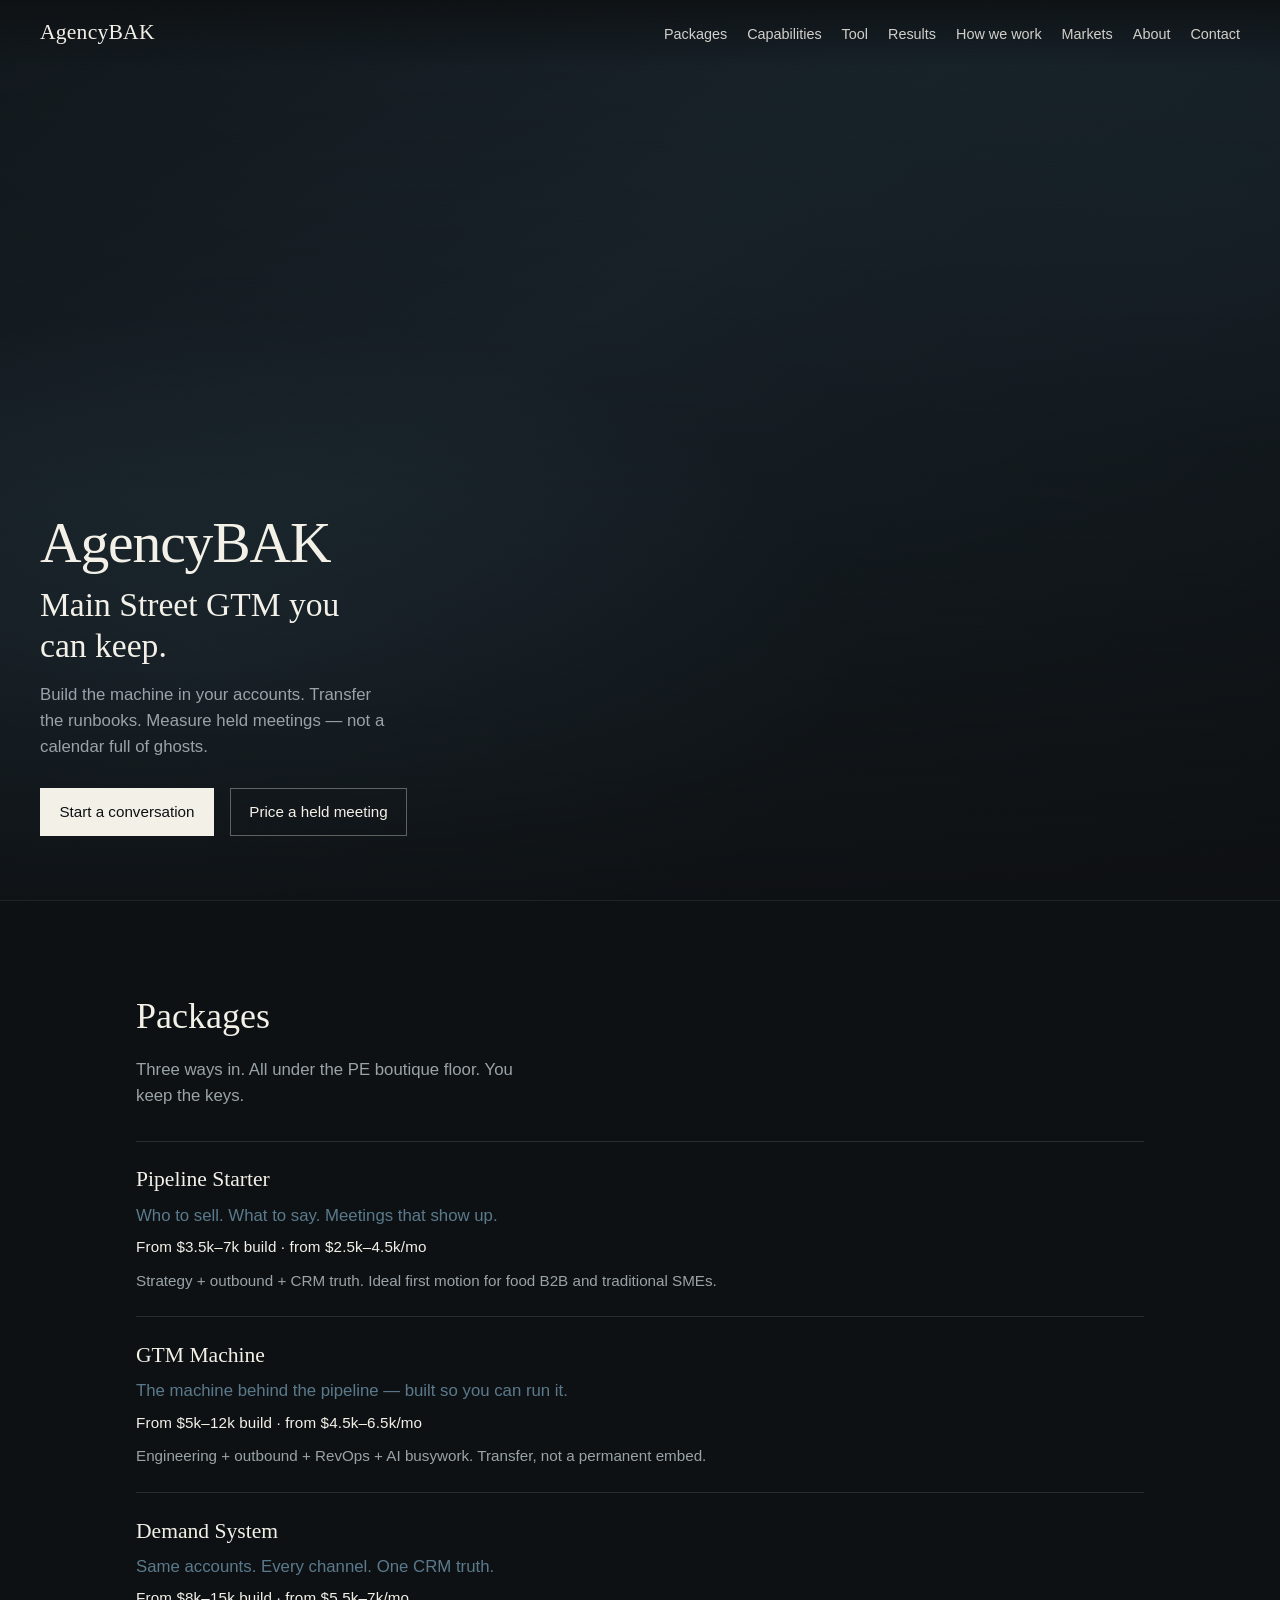
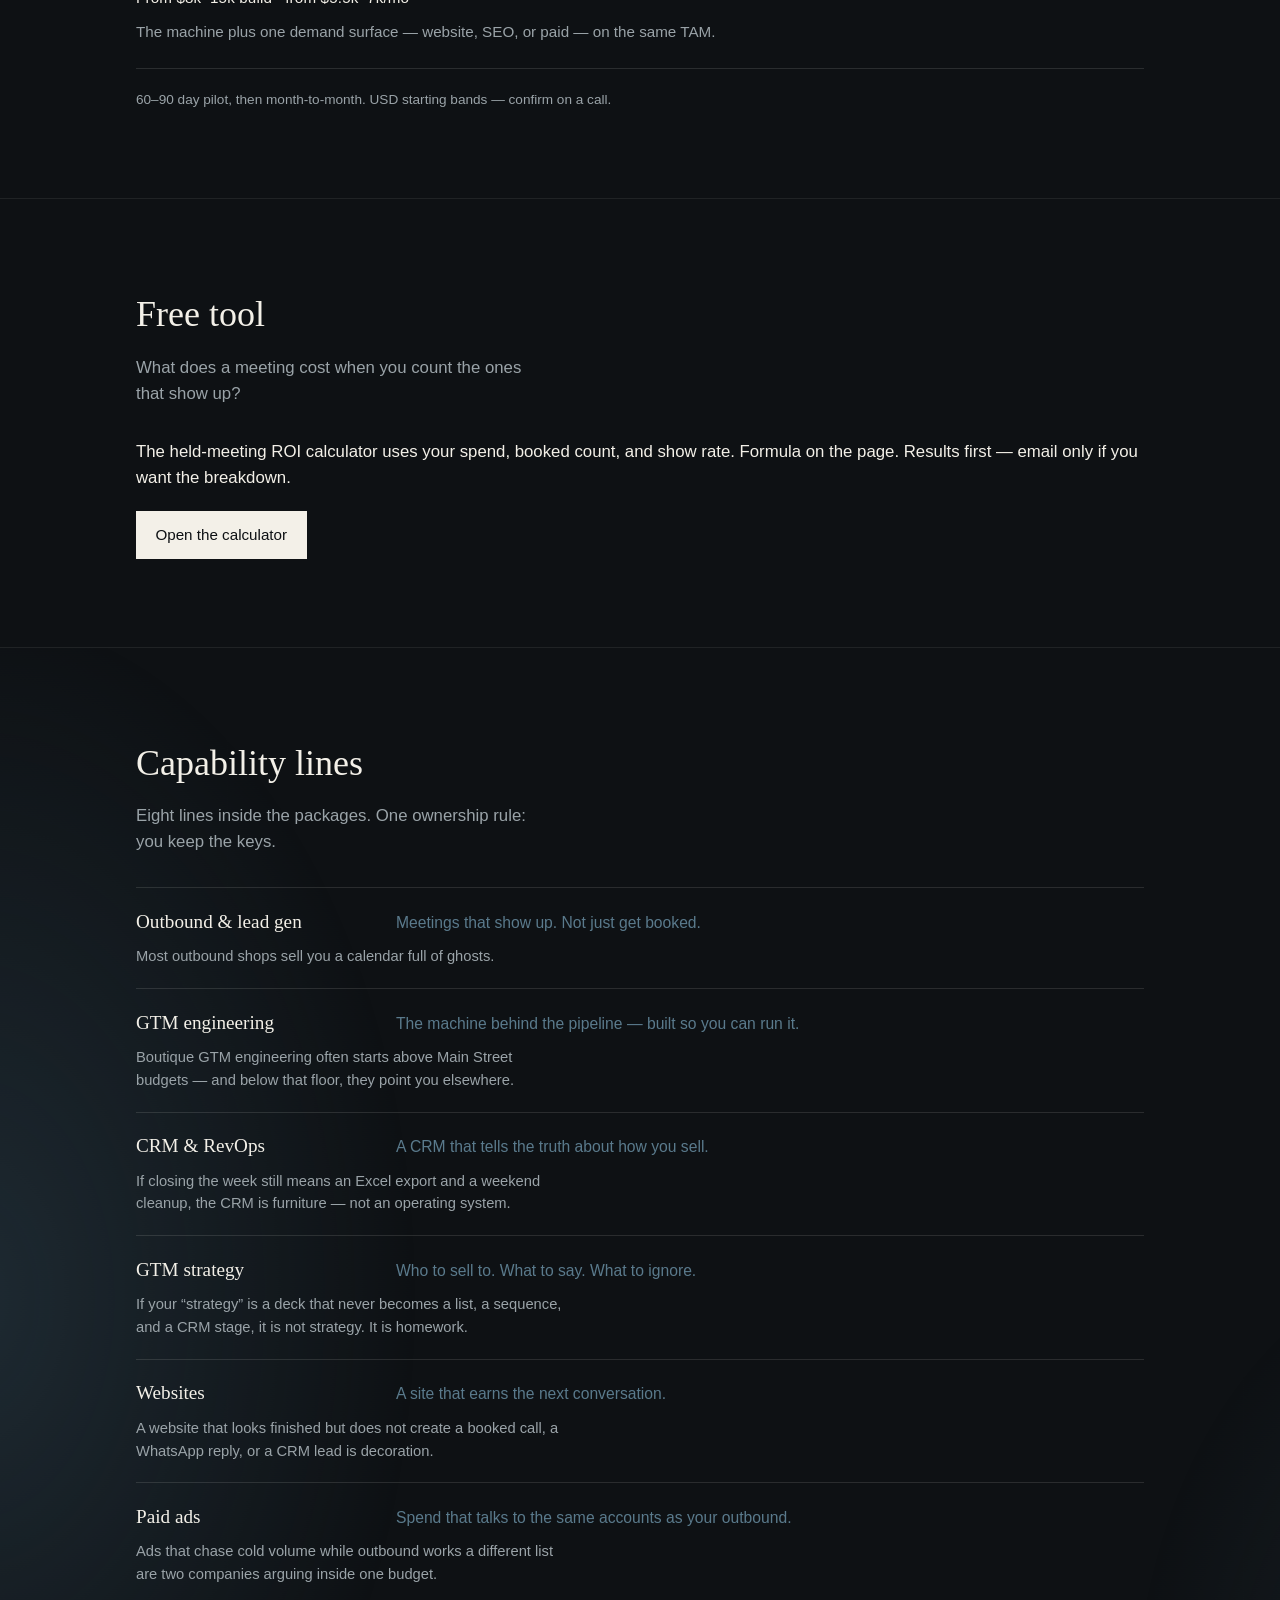
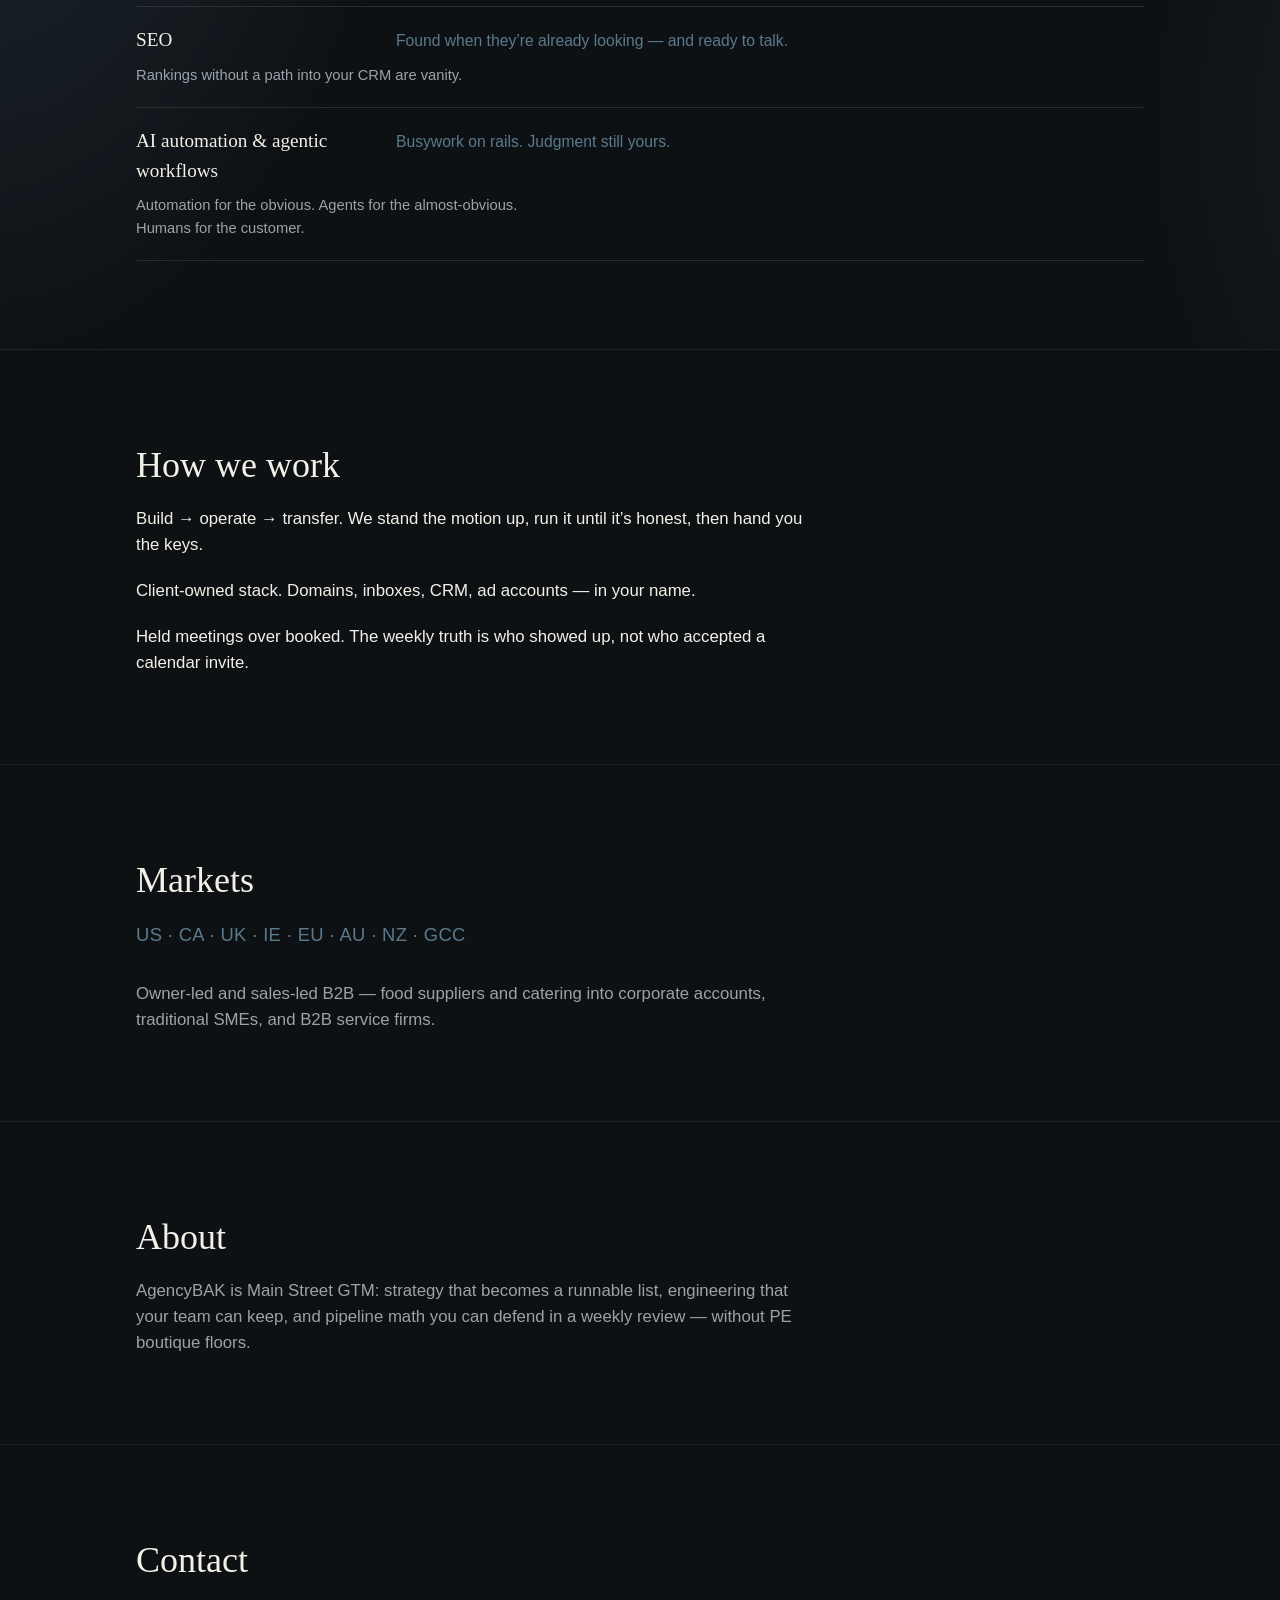
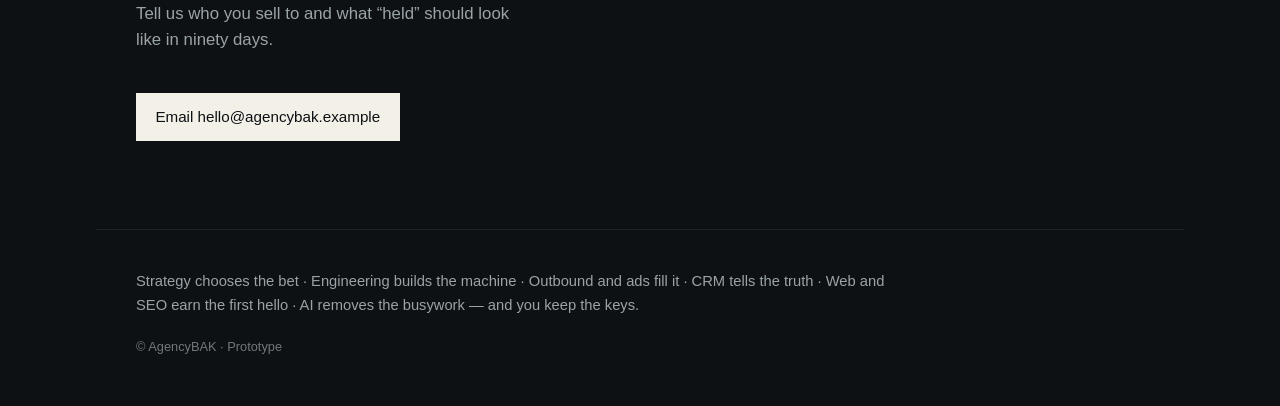
<file: site/index.html>
<!DOCTYPE html>
<html lang="en">
<head>
  <meta charset="utf-8" />
  <meta name="viewport" content="width=device-width, initial-scale=1" />
  <title>AgencyBAK — Main Street GTM</title>
  <meta name="description" content="Build-and-transfer GTM for owner-led B2B teams. Client-owned stack. Held meetings over vanity booked meetings." />
  <link rel="stylesheet" href="styles.css" />
</head>
<body>
  <a class="skip" href="#main">Skip to content</a>

  <header class="site-header">
    <a class="logo" href="#top">AgencyBAK</a>
    <nav class="nav" aria-label="Primary">
      <a href="#packages">Packages</a>
      <a href="#services">Capabilities</a>
      <a href="calculator.html">Tool</a>
      <a href="dashboard.html">Results</a>
      <a href="#how">How we work</a>
      <a href="#markets">Markets</a>
      <a href="#about">About</a>
      <a href="#contact">Contact</a>
    </nav>
  </header>

  <main id="main">
    <section id="top" class="hero" aria-label="Introduction">
      <div class="hero-stack" aria-hidden="true">
        <div id="hero-media" class="hero-media"></div>
        <div id="hero-mid" class="hero-mid"></div>
        <div class="hero-veil"></div>
      </div>
      <div class="hero-copy">
        <p class="brand">AgencyBAK</p>
        <h1>Main Street GTM you can keep.</h1>
        <p class="lede">Build the machine in your accounts. Transfer the runbooks. Measure held meetings — not a calendar full of ghosts.</p>
        <div class="cta-row">
          <a class="btn primary" href="#contact">Start a conversation</a>
          <a class="btn ghost" href="calculator.html">Price a held meeting</a>
        </div>
      </div>
    </section>

    <section id="packages" class="band packages" aria-labelledby="packages-heading">
      <div class="band-inner">
        <h2 id="packages-heading">Packages</h2>
        <p class="band-lede">Three ways in. All under the PE boutique floor. You keep the keys.</p>
        <ul class="package-list">
          <li>
            <h3>Pipeline Starter</h3>
            <p class="pkg-tag">Who to sell. What to say. Meetings that show up.</p>
            <p class="pkg-price">From $3.5k–7k build · from $2.5k–4.5k/mo</p>
            <p class="pkg-body">Strategy + outbound + CRM truth. Ideal first motion for food B2B and traditional SMEs.</p>
          </li>
          <li>
            <h3>GTM Machine</h3>
            <p class="pkg-tag">The machine behind the pipeline — built so you can run it.</p>
            <p class="pkg-price">From $5k–12k build · from $4.5k–6.5k/mo</p>
            <p class="pkg-body">Engineering + outbound + RevOps + AI busywork. Transfer, not a permanent embed.</p>
          </li>
          <li>
            <h3>Demand System</h3>
            <p class="pkg-tag">Same accounts. Every channel. One CRM truth.</p>
            <p class="pkg-price">From $8k–15k build · from $5.5k–7k/mo</p>
            <p class="pkg-body">The machine plus one demand surface — website, SEO, or paid — on the same TAM.</p>
          </li>
        </ul>
        <p class="pkg-terms">60–90 day pilot, then month-to-month. USD starting bands — confirm on a call.</p>
      </div>
    </section>

    <section id="tool" class="band tool-teaser" aria-labelledby="tool-heading">
      <div class="band-inner">
        <h2 id="tool-heading">Free tool</h2>
        <p class="band-lede">What does a meeting cost when you count the ones that show up?</p>
        <p>The held-meeting ROI calculator uses your spend, booked count, and show rate. Formula on the page. Results first — email only if you want the breakdown.</p>
        <div class="cta-row">
          <a class="btn primary" href="calculator.html">Open the calculator</a>
        </div>
      </div>
    </section>

    <section id="services" class="band services" aria-labelledby="services-heading">
      <div id="services-plate" class="services-plate" aria-hidden="true"></div>
      <div class="band-inner">
        <h2 id="services-heading">Capability lines</h2>
        <p class="band-lede">Eight lines inside the packages. One ownership rule: you keep the keys.</p>
        <ol class="service-list">
          <li id="service-outbound">
            <a href="#service-outbound">
              <span class="svc-name">Outbound &amp; lead gen</span>
              <span class="svc-tag">Meetings that show up. Not just get booked.</span>
            </a>
            <p class="svc-stop">Most outbound shops sell you a calendar full of ghosts.</p>
          </li>
          <li id="service-gtm-engineering">
            <a href="#service-gtm-engineering">
              <span class="svc-name">GTM engineering</span>
              <span class="svc-tag">The machine behind the pipeline — built so you can run it.</span>
            </a>
            <p class="svc-stop">Boutique GTM engineering often starts above Main Street budgets — and below that floor, they point you elsewhere.</p>
          </li>
          <li id="service-crm-revops">
            <a href="#service-crm-revops">
              <span class="svc-name">CRM &amp; RevOps</span>
              <span class="svc-tag">A CRM that tells the truth about how you sell.</span>
            </a>
            <p class="svc-stop">If closing the week still means an Excel export and a weekend cleanup, the CRM is furniture — not an operating system.</p>
          </li>
          <li id="service-gtm-strategy">
            <a href="#service-gtm-strategy">
              <span class="svc-name">GTM strategy</span>
              <span class="svc-tag">Who to sell to. What to say. What to ignore.</span>
            </a>
            <p class="svc-stop">If your “strategy” is a deck that never becomes a list, a sequence, and a CRM stage, it is not strategy. It is homework.</p>
          </li>
          <li id="service-websites">
            <a href="#service-websites">
              <span class="svc-name">Websites</span>
              <span class="svc-tag">A site that earns the next conversation.</span>
            </a>
            <p class="svc-stop">A website that looks finished but does not create a booked call, a WhatsApp reply, or a CRM lead is decoration.</p>
          </li>
          <li id="service-paid-ads">
            <a href="#service-paid-ads">
              <span class="svc-name">Paid ads</span>
              <span class="svc-tag">Spend that talks to the same accounts as your outbound.</span>
            </a>
            <p class="svc-stop">Ads that chase cold volume while outbound works a different list are two companies arguing inside one budget.</p>
          </li>
          <li id="service-seo">
            <a href="#service-seo">
              <span class="svc-name">SEO</span>
              <span class="svc-tag">Found when they’re already looking — and ready to talk.</span>
            </a>
            <p class="svc-stop">Rankings without a path into your CRM are vanity.</p>
          </li>
          <li id="service-ai-automation">
            <a href="#service-ai-automation">
              <span class="svc-name">AI automation &amp; agentic workflows</span>
              <span class="svc-tag">Busywork on rails. Judgment still yours.</span>
            </a>
            <p class="svc-stop">Automation for the obvious. Agents for the almost-obvious. Humans for the customer.</p>
          </li>
        </ol>
      </div>
    </section>

    <section id="how" class="band how" aria-labelledby="how-heading">
      <div class="band-inner">
        <h2 id="how-heading">How we work</h2>
        <ul class="plain-list">
          <li><strong>Build → operate → transfer.</strong> We stand the motion up, run it until it’s honest, then hand you the keys.</li>
          <li><strong>Client-owned stack.</strong> Domains, inboxes, CRM, ad accounts — in your name.</li>
          <li><strong>Held meetings over booked.</strong> The weekly truth is who showed up, not who accepted a calendar invite.</li>
        </ul>
      </div>
    </section>

    <section id="markets" class="band markets" aria-labelledby="markets-heading">
      <div class="band-inner">
        <h2 id="markets-heading">Markets</h2>
        <p class="band-lede">US · CA · UK · IE · EU · AU · NZ · GCC</p>
        <p>Owner-led and sales-led B2B — food suppliers and catering into corporate accounts, traditional SMEs, and B2B service firms.</p>
      </div>
    </section>

    <section id="about" class="band about" aria-labelledby="about-heading">
      <div class="band-inner">
        <h2 id="about-heading">About</h2>
        <p>AgencyBAK is Main Street GTM: strategy that becomes a runnable list, engineering that your team can keep, and pipeline math you can defend in a weekly review — without PE boutique floors.</p>
      </div>
    </section>

    <section id="contact" class="band contact" aria-labelledby="contact-heading">
      <div class="band-inner">
        <h2 id="contact-heading">Contact</h2>
        <p class="band-lede">Tell us who you sell to and what “held” should look like in ninety days.</p>
        <a class="btn primary" href="mailto:hello@agencybak.example?subject=AgencyBAK%20conversation">Email hello@agencybak.example</a>
      </div>
    </section>
  </main>

  <footer class="site-footer">
    <p>Strategy chooses the bet · Engineering builds the machine · Outbound and ads fill it · CRM tells the truth · Web and SEO earn the first hello · AI removes the busywork — and you keep the keys.</p>
    <p class="fine">© AgencyBAK · Prototype</p>
  </footer>

  <script src="motion.js" defer></script>
</body>
</html>
</file>
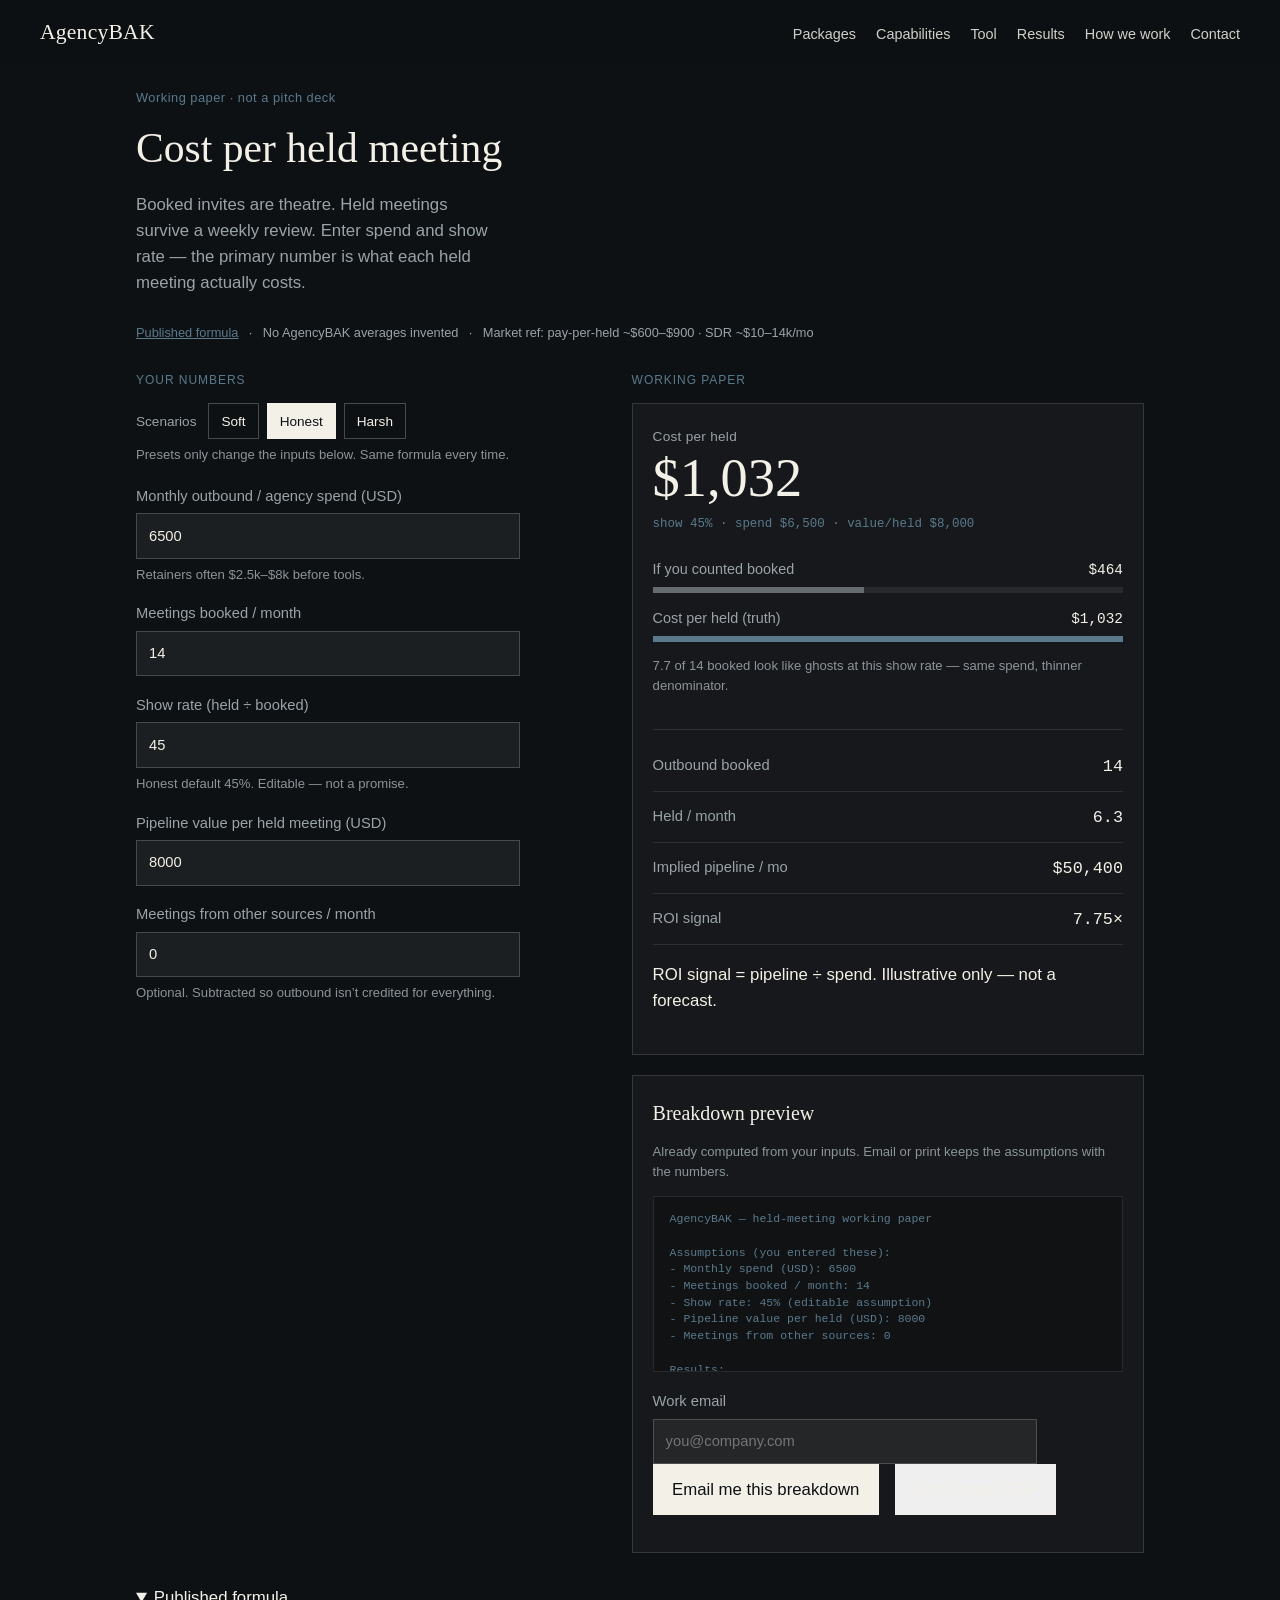
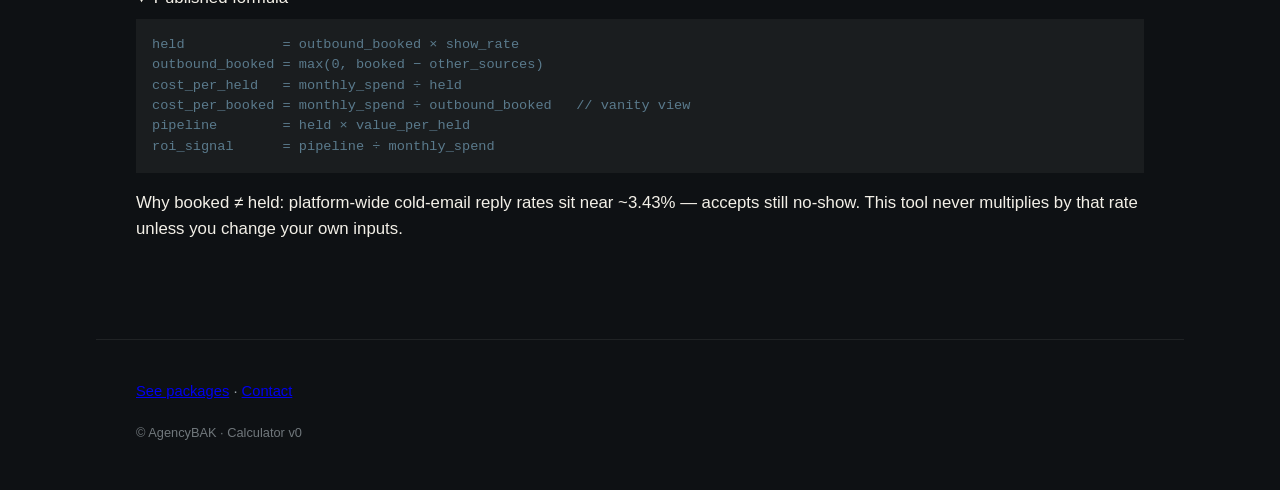
<file: site/calculator.html>
<!DOCTYPE html>
<html lang="en">
<head>
  <meta charset="utf-8" />
  <meta name="viewport" content="width=device-width, initial-scale=1" />
  <title>Held-meeting ROI calculator — AgencyBAK</title>
  <meta name="description" content="Audit-style cost-per-held calculator. Your numbers, published formula, no invented AgencyBAK averages." />
  <link rel="stylesheet" href="styles.css" />
</head>
<body class="page-tool">
  <a class="skip" href="#main">Skip to content</a>

  <header class="site-header site-header--solid">
    <a class="logo" href="index.html">AgencyBAK</a>
    <nav class="nav" aria-label="Primary">
      <a href="index.html#packages">Packages</a>
      <a href="index.html#services">Capabilities</a>
      <a href="calculator.html" aria-current="page">Tool</a>
      <a href="dashboard.html">Results</a>
      <a href="index.html#how">How we work</a>
      <a href="index.html#contact">Contact</a>
    </nav>
  </header>

  <main id="main" class="tool-main">
    <header class="tool-intro band-inner">
      <p class="tool-kicker">Working paper · not a pitch deck</p>
      <h1>Cost per held meeting</h1>
      <p class="lede">Booked invites are theatre. Held meetings survive a weekly review. Enter spend and show rate — the primary number is what each held meeting actually costs.</p>
      <p class="cred-strip">
        <a href="#formula">Published formula</a>
        <span aria-hidden="true">·</span>
        <span>No AgencyBAK averages invented</span>
        <span aria-hidden="true">·</span>
        <span>Market ref: pay-per-held ~$600–$900 · SDR ~$10–14k/mo</span>
      </p>
    </header>

    <div class="tool-layout band-inner">
      <div class="tool-inputs">
        <div class="panel-label">Your numbers</div>
        <div class="preset-row" role="group" aria-label="Scenario presets">
          <span class="preset-label">Scenarios</span>
          <button type="button" class="preset" data-preset="soft" id="preset-soft">Soft</button>
          <button type="button" class="preset is-active" data-preset="honest" id="preset-honest">Honest</button>
          <button type="button" class="preset" data-preset="harsh" id="preset-harsh">Harsh</button>
        </div>
        <p class="hint preset-hint">Presets only change the inputs below. Same formula every time.</p>

        <form id="roi-form" class="tool-form" novalidate>
          <label>
            Monthly outbound / agency spend (USD)
            <input id="spend" name="spend" type="number" min="0" step="1" value="6500" required />
            <span class="hint">Retainers often $2.5k–$8k before tools.</span>
          </label>
          <label>
            Meetings booked / month
            <input id="booked" name="booked" type="number" min="0" step="1" value="14" required />
          </label>
          <label>
            Show rate (held ÷ booked)
            <input id="showRate" name="showRate" type="number" min="0" max="100" step="1" value="45" required />
            <span class="hint">Honest default 45%. Editable — not a promise.</span>
          </label>
          <label>
            Pipeline value per held meeting (USD)
            <input id="value" name="value" type="number" min="0" step="1" value="8000" required />
          </label>
          <label>
            Meetings from other sources / month
            <input id="other" name="other" type="number" min="0" step="1" value="0" />
            <span class="hint">Optional. Subtracted so outbound isn’t credited for everything.</span>
          </label>
        </form>
      </div>

      <div class="tool-out">
        <div class="panel-label">Working paper</div>
        <section id="results" class="results paper" aria-live="polite" aria-atomic="true">
          <p class="hero-metric-label">Cost per held</p>
          <p class="hero-metric" id="out-cost">—</p>
          <p class="assumption-chips" id="assumption-chips"></p>

          <div class="gap-block" aria-label="Booked versus held cost comparison">
            <div class="gap-row">
              <span class="gap-name">If you counted booked</span>
              <span class="gap-val mono" id="out-cost-booked">—</span>
            </div>
            <div class="gap-track" aria-hidden="true">
              <div class="gap-fill gap-fill--booked" id="bar-booked"></div>
            </div>
            <div class="gap-row">
              <span class="gap-name">Cost per held (truth)</span>
              <span class="gap-val mono" id="out-cost-held-dup">—</span>
            </div>
            <div class="gap-track" aria-hidden="true">
              <div class="gap-fill gap-fill--held" id="bar-held"></div>
            </div>
            <p class="hint" id="gap-note"></p>
          </div>

          <dl class="result-grid secondary">
            <div><dt>Outbound booked</dt><dd class="mono" id="out-booked">—</dd></div>
            <div><dt>Held / month</dt><dd class="mono" id="out-held">—</dd></div>
            <div><dt>Implied pipeline / mo</dt><dd class="mono" id="out-pipe">—</dd></div>
            <div><dt>ROI signal</dt><dd class="mono" id="out-roi">—</dd></div>
          </dl>
          <p class="fine">ROI signal = pipeline ÷ spend. Illustrative only — not a forecast.</p>
        </section>

        <section id="gate" class="gate paper">
          <h2>Breakdown preview</h2>
          <p class="hint">Already computed from your inputs. Email or print keeps the assumptions with the numbers.</p>
          <pre class="breakdown-preview" id="breakdown-preview" tabindex="0"></pre>
          <label>
            Work email
            <input id="email" type="email" autocomplete="email" placeholder="you@company.com" />
          </label>
          <div class="cta-row">
            <button type="button" class="btn primary" id="email-btn">Email me this breakdown</button>
            <button type="button" class="btn ghost" id="print-btn">Print / save PDF</button>
          </div>
          <p id="gate-status" class="hint" role="status"></p>
        </section>
      </div>
    </div>

    <div class="band-inner tool-meta" id="formula">
      <details class="formula" open>
        <summary>Published formula</summary>
        <pre>held            = outbound_booked × show_rate
outbound_booked = max(0, booked − other_sources)
cost_per_held   = monthly_spend ÷ held
cost_per_booked = monthly_spend ÷ outbound_booked   // vanity view
pipeline        = held × value_per_held
roi_signal      = pipeline ÷ monthly_spend</pre>
      </details>
      <p class="fine">Why booked ≠ held: platform-wide cold-email reply rates sit near ~3.43% — accepts still no-show. This tool never multiplies by that rate unless you change your own inputs.</p>
    </div>

    <section id="print-sheet" class="print-sheet band-inner" aria-hidden="true">
      <h2>AgencyBAK — held-meeting breakdown</h2>
      <pre id="print-body"></pre>
    </section>
  </main>

  <footer class="site-footer">
    <p><a href="index.html#packages">See packages</a> · <a href="index.html#contact">Contact</a></p>
    <p class="fine">© AgencyBAK · Calculator v0</p>
  </footer>

  <script type="module" src="js/calculator-page.js"></script>
</body>
</html>
</file>
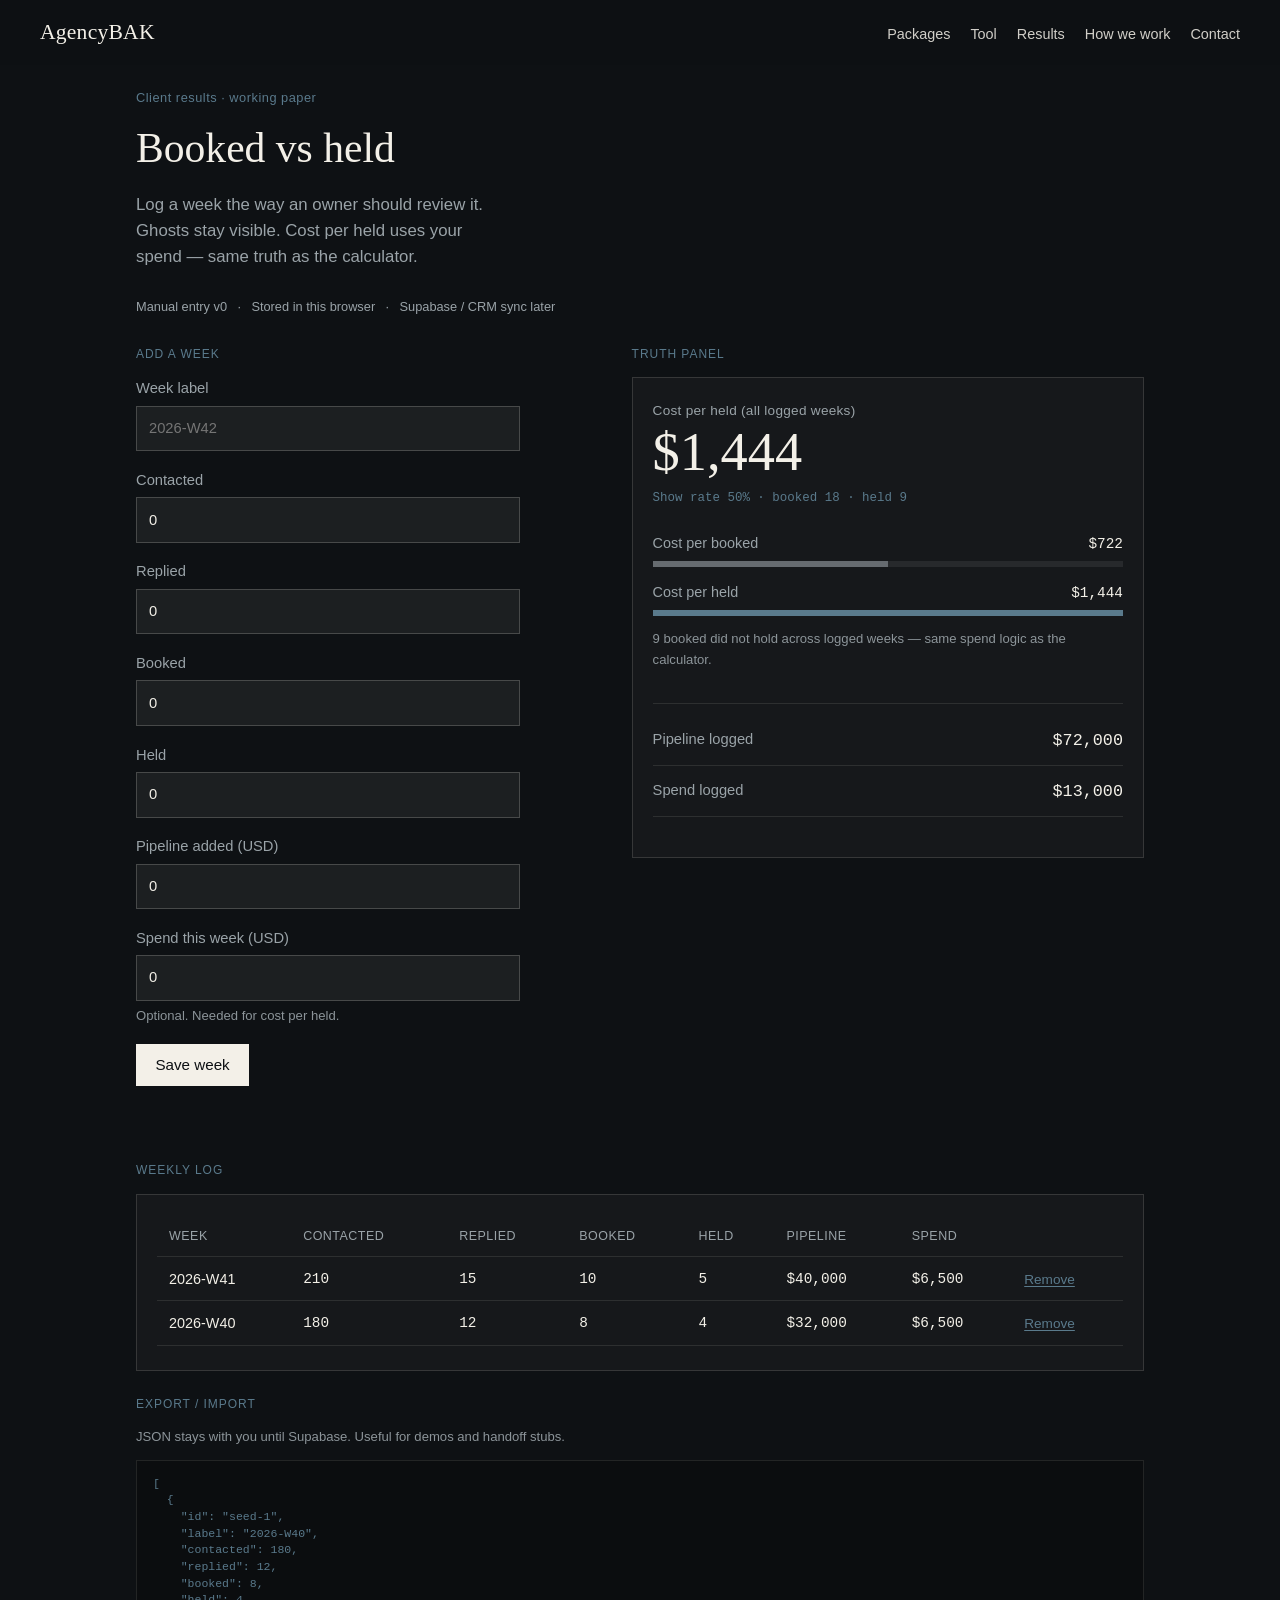
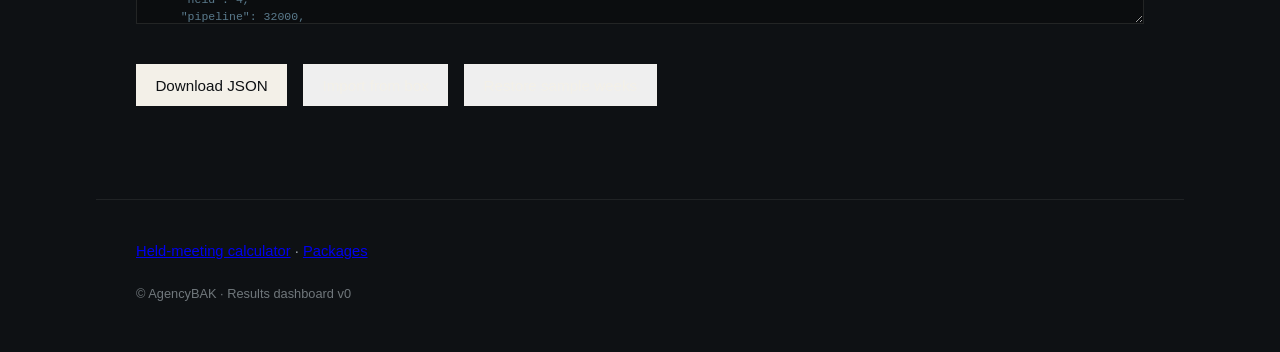
<file: site/dashboard.html>
<!DOCTYPE html>
<html lang="en">
<head>
  <meta charset="utf-8" />
  <meta name="viewport" content="width=device-width, initial-scale=1" />
  <title>Client results — AgencyBAK</title>
  <meta name="description" content="Booked vs held working paper. Manual weekly entry until CRM sync." />
  <link rel="stylesheet" href="styles.css" />
</head>
<body class="page-tool">
  <a class="skip" href="#main">Skip to content</a>

  <header class="site-header site-header--solid">
    <a class="logo" href="index.html">AgencyBAK</a>
    <nav class="nav" aria-label="Primary">
      <a href="index.html#packages">Packages</a>
      <a href="calculator.html">Tool</a>
      <a href="dashboard.html" aria-current="page">Results</a>
      <a href="index.html#how">How we work</a>
      <a href="index.html#contact">Contact</a>
    </nav>
  </header>

  <main id="main" class="tool-main">
    <header class="tool-intro band-inner">
      <p class="tool-kicker">Client results · working paper</p>
      <h1>Booked vs held</h1>
      <p class="lede">Log a week the way an owner should review it. Ghosts stay visible. Cost per held uses your spend — same truth as the calculator.</p>
      <p class="cred-strip">
        <span>Manual entry v0</span>
        <span aria-hidden="true">·</span>
        <span>Stored in this browser</span>
        <span aria-hidden="true">·</span>
        <span>Supabase / CRM sync later</span>
      </p>
    </header>

    <div class="tool-layout band-inner dash-layout">
      <div class="tool-inputs">
        <div class="panel-label">Add a week</div>
        <form id="week-form" class="tool-form" novalidate>
          <label>
            Week label
            <input id="week-label" name="label" type="text" placeholder="2026-W42" required />
          </label>
          <label>
            Contacted
            <input id="contacted" type="number" min="0" step="1" value="0" />
          </label>
          <label>
            Replied
            <input id="replied" type="number" min="0" step="1" value="0" />
          </label>
          <label>
            Booked
            <input id="booked" type="number" min="0" step="1" value="0" required />
          </label>
          <label>
            Held
            <input id="held" type="number" min="0" step="1" value="0" required />
          </label>
          <label>
            Pipeline added (USD)
            <input id="pipeline" type="number" min="0" step="1" value="0" />
          </label>
          <label>
            Spend this week (USD)
            <input id="spend" type="number" min="0" step="1" value="0" />
            <span class="hint">Optional. Needed for cost per held.</span>
          </label>
          <div class="cta-row">
            <button type="submit" class="btn primary">Save week</button>
          </div>
          <p id="form-status" class="hint" role="status"></p>
        </form>
      </div>

      <div class="tool-out">
        <div class="panel-label">Truth panel</div>
        <section class="results paper" aria-live="polite">
          <p class="hero-metric-label">Cost per held (all logged weeks)</p>
          <p class="hero-metric" id="tot-cost-held">—</p>
          <p class="assumption-chips">
            Show rate <span id="tot-show">—</span>
            · booked <span id="tot-booked">—</span>
            · held <span id="tot-held">—</span>
          </p>

          <div class="gap-block">
            <div class="gap-row">
              <span class="gap-name">Cost per booked</span>
              <span class="gap-val mono" id="tot-cost-booked">—</span>
            </div>
            <div class="gap-track" aria-hidden="true">
              <div class="gap-fill gap-fill--booked" id="bar-booked"></div>
            </div>
            <div class="gap-row">
              <span class="gap-name">Cost per held</span>
              <span class="gap-val mono" id="tot-cost-held-line">—</span>
            </div>
            <div class="gap-track" aria-hidden="true">
              <div class="gap-fill gap-fill--held" id="bar-held"></div>
            </div>
            <p class="hint" id="truth-note"></p>
          </div>

          <dl class="result-grid secondary">
            <div><dt>Pipeline logged</dt><dd class="mono" id="tot-pipe">—</dd></div>
            <div><dt>Spend logged</dt><dd class="mono" id="tot-spend">—</dd></div>
          </dl>
        </section>
      </div>
    </div>

    <div class="band-inner dash-table-wrap">
      <div class="panel-label">Weekly log</div>
      <div class="table-scroll paper">
        <table class="weeks-table">
          <thead>
            <tr>
              <th>Week</th>
              <th>Contacted</th>
              <th>Replied</th>
              <th>Booked</th>
              <th>Held</th>
              <th>Pipeline</th>
              <th>Spend</th>
              <th></th>
            </tr>
          </thead>
          <tbody id="weeks-body"></tbody>
        </table>
      </div>
    </div>

    <div class="band-inner tool-meta dash-io">
      <div class="panel-label">Export / import</div>
      <p class="hint">JSON stays with you until Supabase. Useful for demos and handoff stubs.</p>
      <textarea id="export-box" class="breakdown-preview dash-json" rows="8" spellcheck="false"></textarea>
      <div class="cta-row">
        <button type="button" class="btn primary" id="export-btn">Download JSON</button>
        <button type="button" class="btn ghost" id="import-btn">Import from box</button>
        <button type="button" class="btn ghost" id="seed-btn">Restore sample weeks</button>
      </div>
      <p id="import-status" class="hint" role="status"></p>
    </div>
  </main>

  <footer class="site-footer">
    <p><a href="calculator.html">Held-meeting calculator</a> · <a href="index.html#packages">Packages</a></p>
    <p class="fine">© AgencyBAK · Results dashboard v0</p>
  </footer>

  <script type="module" src="js/dashboard-page.js"></script>
</body>
</html>
</file>
<file: site/styles.css>
/* AgencyBAK prototype — layout + Motion A (Ken Burns) */

:root {
  --ink: #0e1114;
  --paper: #f3f0e8;
  --steel: #3d5a6c;
  --steel-soft: #5a7a8c;
  --muted: #9aa3a8;
  --font-display: "Iowan Old Style", "Palatino Linotype", Palatino, "Book Antiqua", Georgia, serif;
  --font-ui: "Bahnschrift", "Segoe UI Variable", "Segoe UI", Candara, "Helvetica Neue", sans-serif;
  --pan-duration: 22s;
  --pan-scale-end: 1.06;
  --pan-drift-x: 2.5%;
  --pan-drift-y: 1.5%;
  --settle-pan: 5%;
  --settle-ms: 900ms;
  --ease-settle: cubic-bezier(0.33, 0, 0.2, 1);
  --max: 68rem;
  --gutter: clamp(1.25rem, 4vw, 2.5rem);
}

*,
*::before,
*::after {
  box-sizing: border-box;
}

html {
  scroll-behavior: smooth;
}

body {
  margin: 0;
  background: var(--ink);
  color: var(--paper);
  font-family: var(--font-ui);
  font-weight: 400;
  font-size: 1.05rem;
  line-height: 1.55;
}

.skip {
  position: absolute;
  left: -999px;
  top: 0;
  background: var(--paper);
  color: var(--ink);
  padding: 0.5rem 1rem;
  z-index: 100;
}

.skip:focus {
  left: var(--gutter);
  top: 0.5rem;
}

.site-header {
  position: fixed;
  inset: 0 0 auto;
  z-index: 20;
  display: flex;
  align-items: baseline;
  justify-content: space-between;
  gap: 1rem;
  padding: 1rem var(--gutter);
  background: linear-gradient(to bottom, rgba(14, 17, 20, 0.92), rgba(14, 17, 20, 0));
  pointer-events: none;
}

.site-header a {
  pointer-events: auto;
  color: var(--paper);
  text-decoration: none;
}

.logo {
  font-family: var(--font-display);
  font-size: 1.35rem;
  letter-spacing: 0.01em;
}

.nav {
  display: flex;
  flex-wrap: wrap;
  gap: 0.85rem 1.25rem;
  justify-content: flex-end;
  font-size: 0.9rem;
}

.nav a {
  opacity: 0.85;
}

.nav a:hover,
.nav a:focus-visible {
  opacity: 1;
  outline: none;
  text-decoration: underline;
  text-underline-offset: 0.2em;
}

/* —— Hero —— */
.hero {
  position: relative;
  min-height: 100vh;
  min-height: 100dvh;
  display: grid;
  align-items: end;
  overflow: hidden;
}

.hero-stack {
  position: absolute;
  inset: 0;
  z-index: 0;
}

.hero-media {
  position: absolute;
  inset: -8%;
  background:
    radial-gradient(ellipse 80% 60% at 20% 70%, #2a3f4a 0%, transparent 55%),
    radial-gradient(ellipse 70% 50% at 85% 25%, #1a2830 0%, transparent 50%),
    linear-gradient(145deg, #12181c 0%, #1c2a32 42%, #0e1114 100%);
  background-size: cover;
  background-position: center;
  will-change: transform;
  animation: hero-ken-burns var(--pan-duration) ease-in-out infinite alternate;
}

/* Swap path: set background-image: url("assets/hero.jpg") on .hero-media */

.hero-media.is-paused {
  animation-play-state: paused;
}

.hero-mid {
  position: absolute;
  inset: 0;
  background:
    repeating-linear-gradient(
      -12deg,
      transparent,
      transparent 3px,
      rgba(243, 240, 232, 0.02) 3px,
      rgba(243, 240, 232, 0.02) 4px
    );
  mix-blend-mode: soft-light;
  pointer-events: none;
  will-change: transform;
}

.hero-veil {
  position: absolute;
  inset: 0;
  background: linear-gradient(
    to top,
    rgba(14, 17, 20, 0.92) 0%,
    rgba(14, 17, 20, 0.45) 45%,
    rgba(14, 17, 20, 0.25) 100%
  );
  pointer-events: none;
}

.hero-copy {
  position: relative;
  z-index: 1;
  max-width: 36rem;
  padding: 6.5rem var(--gutter) 4rem;
}

.brand {
  font-family: var(--font-display);
  font-size: clamp(2.4rem, 6vw, 3.6rem);
  line-height: 1.05;
  margin: 0 0 0.75rem;
  letter-spacing: -0.02em;
}

.hero-copy h1 {
  font-family: var(--font-display);
  font-weight: 400;
  font-size: clamp(1.55rem, 3.2vw, 2.1rem);
  line-height: 1.2;
  margin: 0 0 1rem;
  max-width: 18ch;
}

.lede {
  margin: 0 0 1.75rem;
  color: var(--muted);
  font-size: 1.05rem;
  max-width: 38ch;
}

.cta-row {
  display: flex;
  flex-wrap: wrap;
  gap: 0.75rem 1rem;
}

.btn {
  display: inline-block;
  padding: 0.7rem 1.15rem;
  text-decoration: none;
  font-size: 0.95rem;
  border: 1px solid transparent;
  transition: border-color 0.2s ease, background 0.2s ease, color 0.2s ease;
}

.btn.primary {
  background: var(--paper);
  color: var(--ink);
}

.btn.primary:hover,
.btn.primary:focus-visible {
  background: #fff;
  outline: none;
}

.btn.ghost {
  border-color: rgba(243, 240, 232, 0.35);
  color: var(--paper);
}

.btn.ghost:hover,
.btn.ghost:focus-visible {
  border-color: var(--paper);
  outline: none;
}

@keyframes hero-ken-burns {
  0% {
    transform: scale(1) translate(0, 0);
  }
  100% {
    transform: scale(var(--pan-scale-end)) translate(var(--pan-drift-x), calc(var(--pan-drift-y) * -1));
  }
}

/* —— Bands —— */
.band {
  position: relative;
  padding: clamp(3.5rem, 8vw, 5.5rem) 0;
  border-top: 1px solid rgba(243, 240, 232, 0.08);
}

.band-inner {
  position: relative;
  z-index: 1;
  max-width: var(--max);
  margin: 0 auto;
  padding: 0 var(--gutter);
}

.band h2 {
  font-family: var(--font-display);
  font-weight: 400;
  font-size: clamp(1.75rem, 3vw, 2.25rem);
  margin: 0 0 0.75rem;
}

.band-lede {
  color: var(--muted);
  margin: 0 0 2rem;
  max-width: 42ch;
}

.package-list {
  list-style: none;
  margin: 0;
  padding: 0;
  display: grid;
  gap: 0;
}

.package-list li {
  border-top: 1px solid rgba(243, 240, 232, 0.12);
  padding: 1.35rem 0 1.5rem;
}

.package-list li:last-child {
  border-bottom: 1px solid rgba(243, 240, 232, 0.12);
}

.package-list h3 {
  font-family: var(--font-display);
  font-weight: 400;
  font-size: 1.35rem;
  margin: 0 0 0.35rem;
}

.pkg-tag {
  margin: 0 0 0.4rem;
  color: var(--steel-soft);
}

.pkg-price {
  margin: 0 0 0.65rem;
  font-size: 0.95rem;
  color: var(--paper);
  letter-spacing: 0.01em;
}

.pkg-body {
  margin: 0;
  color: var(--muted);
  max-width: 42rem;
  font-size: 0.95rem;
}

.pkg-terms {
  margin: 1.25rem 0 0;
  color: var(--muted);
  font-size: 0.85rem;
}

.services {
  overflow: hidden;
}

.services-plate {
  position: absolute;
  inset: -5% -8%;
  z-index: 0;
  background:
    radial-gradient(ellipse 50% 80% at 0% 50%, rgba(61, 90, 108, 0.35) 0%, transparent 60%),
    radial-gradient(ellipse 40% 60% at 100% 80%, rgba(61, 90, 108, 0.2) 0%, transparent 55%);
  transform: translateX(0);
  will-change: transform;
  pointer-events: none;
}

.services-plate.is-settled {
  transition: transform var(--settle-ms) var(--ease-settle);
  transform: translateX(var(--settle-pan));
}

.service-list {
  list-style: none;
  margin: 0;
  padding: 0;
}

.service-list li {
  border-top: 1px solid rgba(243, 240, 232, 0.12);
  padding: 1.15rem 0 1.25rem;
}

.service-list li:last-child {
  border-bottom: 1px solid rgba(243, 240, 232, 0.12);
}

.service-list a {
  display: grid;
  gap: 0.35rem;
  text-decoration: none;
  color: inherit;
}

@media (min-width: 640px) {
  .service-list a {
    grid-template-columns: minmax(10rem, 15rem) 1fr;
    gap: 1.25rem;
    align-items: baseline;
  }
}

.svc-name {
  font-family: var(--font-display);
  font-size: 1.2rem;
  color: var(--paper);
}

.svc-tag {
  color: var(--steel-soft);
  font-size: 0.98rem;
}

.svc-stop {
  margin: 0.55rem 0 0;
  font-size: 0.92rem;
  color: var(--muted);
  max-width: 52ch;
}

.service-list a:hover .svc-name,
.service-list a:focus-visible .svc-name {
  color: #fff;
  outline: none;
}

.plain-list {
  margin: 0;
  padding: 0;
  list-style: none;
  max-width: 42rem;
}

.plain-list li + li {
  margin-top: 1.25rem;
}

.plain-list strong {
  color: var(--paper);
  font-weight: 500;
}

.markets .band-lede {
  color: var(--steel-soft);
  font-size: 1.15rem;
  letter-spacing: 0.02em;
}

.about p,
.markets p:not(.band-lede) {
  max-width: 42rem;
  color: var(--muted);
  margin: 0;
}

.contact .btn {
  margin-top: 0.5rem;
}

.site-footer {
  padding: 2.5rem var(--gutter) 3rem;
  border-top: 1px solid rgba(243, 240, 232, 0.08);
  max-width: var(--max);
  margin: 0 auto;
}

.site-footer p {
  margin: 0;
  color: var(--muted);
  font-size: 0.92rem;
  max-width: 48rem;
  line-height: 1.6;
}

.site-footer .fine {
  margin-top: 1.25rem;
  font-size: 0.8rem;
  opacity: 0.7;
}

/* —— Calculator / tool page —— */
.site-header--solid {
  background: rgba(14, 17, 20, 0.96);
  pointer-events: auto;
}

.page-tool {
  padding-top: 4.5rem;
}

.tool-main {
  padding-bottom: 3rem;
}

.tool-intro {
  padding-top: 1rem;
  padding-bottom: 1.75rem;
  max-width: var(--max);
}

.tool-kicker {
  margin: 0 0 0.5rem;
  font-size: 0.8rem;
  letter-spacing: 0.04em;
  color: var(--steel-soft);
}

.tool-intro h1 {
  font-family: var(--font-display);
  font-weight: 400;
  font-size: clamp(1.9rem, 4vw, 2.6rem);
  margin: 0 0 0.75rem;
}

.cred-strip {
  display: flex;
  flex-wrap: wrap;
  gap: 0.35rem 0.65rem;
  margin: 1.25rem 0 0;
  font-size: 0.8rem;
  color: var(--muted);
  max-width: 52rem;
  line-height: 1.45;
}

.cred-strip a {
  color: var(--steel-soft);
}

.tool-layout {
  display: grid;
  gap: 2rem;
  padding-bottom: 2rem;
}

@media (min-width: 900px) {
  .tool-layout {
    grid-template-columns: minmax(0, 0.95fr) minmax(0, 1.05fr);
    align-items: start;
  }
}

.panel-label {
  font-size: 0.75rem;
  letter-spacing: 0.08em;
  text-transform: uppercase;
  color: var(--steel-soft);
  margin-bottom: 0.85rem;
}

.preset-row {
  display: flex;
  flex-wrap: wrap;
  align-items: center;
  gap: 0.5rem;
  margin-bottom: 0.35rem;
}

.preset-label {
  font-size: 0.85rem;
  color: var(--muted);
  margin-right: 0.25rem;
}

.preset {
  font: inherit;
  font-size: 0.85rem;
  color: var(--paper);
  background: transparent;
  border: 1px solid rgba(243, 240, 232, 0.25);
  padding: 0.4rem 0.75rem;
  cursor: pointer;
}

.preset:hover,
.preset:focus-visible {
  border-color: var(--paper);
  outline: none;
}

.preset.is-active {
  background: var(--paper);
  color: var(--ink);
  border-color: var(--paper);
}

.preset-hint {
  margin: 0 0 1.25rem;
}

.tool-form {
  display: grid;
  gap: 1.1rem;
}

.tool-form label,
.gate label {
  display: grid;
  gap: 0.35rem;
  font-size: 0.92rem;
  color: var(--muted);
}

.tool-form input,
.gate input {
  font: inherit;
  color: var(--paper);
  background: rgba(243, 240, 232, 0.06);
  border: 1px solid rgba(243, 240, 232, 0.2);
  padding: 0.65rem 0.75rem;
  width: 100%;
  max-width: 24rem;
}

.tool-form input:focus,
.gate input:focus {
  outline: 1px solid var(--steel-soft);
  border-color: var(--steel-soft);
}

.hint {
  font-size: 0.82rem;
  color: var(--muted);
  opacity: 0.9;
}

.paper {
  border: 1px solid rgba(243, 240, 232, 0.14);
  padding: 1.35rem 1.25rem 1.5rem;
  background: rgba(243, 240, 232, 0.03);
}

.hero-metric-label {
  margin: 0;
  font-size: 0.85rem;
  color: var(--muted);
  letter-spacing: 0.02em;
}

.hero-metric {
  font-family: var(--font-display);
  font-size: clamp(2.4rem, 5vw, 3.4rem);
  line-height: 1.05;
  margin: 0.2rem 0 0.5rem;
  color: var(--paper);
  font-variant-numeric: tabular-nums;
}

.assumption-chips {
  margin: 0 0 1.5rem;
  font-family: ui-monospace, "Cascadia Code", "Segoe UI Mono", Consolas, monospace;
  font-size: 0.78rem;
  color: var(--steel-soft);
}

.mono {
  font-family: ui-monospace, "Cascadia Code", "Segoe UI Mono", Consolas, monospace;
  font-variant-numeric: tabular-nums;
}

.gap-block {
  margin-bottom: 1.5rem;
  padding-bottom: 1.25rem;
  border-bottom: 1px solid rgba(243, 240, 232, 0.1);
}

.gap-row {
  display: flex;
  justify-content: space-between;
  gap: 1rem;
  align-items: baseline;
  margin-bottom: 0.35rem;
  font-size: 0.9rem;
}

.gap-name {
  color: var(--muted);
}

.gap-val {
  color: var(--paper);
}

.gap-track {
  height: 6px;
  background: rgba(243, 240, 232, 0.08);
  margin-bottom: 0.85rem;
  overflow: hidden;
}

.gap-fill {
  height: 100%;
  width: 0;
  transition: width 0.35s var(--ease-settle, cubic-bezier(0.33, 0, 0.2, 1));
}

.gap-fill--booked {
  background: rgba(154, 163, 168, 0.55);
}

.gap-fill--held {
  background: var(--steel-soft);
}

@media (prefers-reduced-motion: reduce) {
  .gap-fill {
    transition: none;
  }
}

.results h2,
.gate h2 {
  font-family: var(--font-display);
  font-weight: 400;
  font-size: 1.25rem;
  margin: 0 0 0.65rem;
}

.result-grid {
  display: grid;
  gap: 0.85rem;
  margin: 0 0 1rem;
}

.result-grid.secondary {
  margin-top: 0.25rem;
}

.result-grid div {
  display: grid;
  grid-template-columns: 1fr auto;
  gap: 1rem;
  padding-bottom: 0.65rem;
  border-bottom: 1px solid rgba(243, 240, 232, 0.1);
}

.result-grid dt {
  margin: 0;
  color: var(--muted);
  font-size: 0.92rem;
}

.result-grid dd {
  margin: 0;
  font-size: 1.05rem;
  color: var(--paper);
}

.gate {
  margin-top: 1.25rem;
}

.gate .btn {
  cursor: pointer;
  font: inherit;
}

.breakdown-preview {
  margin: 0 0 1.15rem;
  padding: 0.9rem 1rem;
  max-height: 11rem;
  overflow: auto;
  font-family: ui-monospace, "Cascadia Code", "Segoe UI Mono", Consolas, monospace;
  font-size: 0.72rem;
  line-height: 1.45;
  color: var(--steel-soft);
  background: rgba(0, 0, 0, 0.25);
  border: 1px solid rgba(243, 240, 232, 0.1);
  white-space: pre-wrap;
}

.tool-meta {
  padding-bottom: 2rem;
}

.formula {
  margin-bottom: 1rem;
  color: var(--muted);
}

.formula summary {
  cursor: pointer;
  color: var(--paper);
  margin-bottom: 0.5rem;
}

.formula pre {
  margin: 0;
  padding: 1rem;
  background: rgba(243, 240, 232, 0.05);
  overflow-x: auto;
  font-size: 0.85rem;
  line-height: 1.5;
  color: var(--steel-soft);
}

.print-sheet {
  display: none;
}

@media print {
  .site-header,
  .tool-inputs,
  .gate,
  .tool-meta,
  .tool-intro,
  .cred-strip,
  .site-footer,
  .skip,
  .panel-label {
    display: none !important;
  }

  .page-tool {
    padding-top: 0;
    background: #fff;
    color: #000;
  }

  .print-sheet {
    display: block !important;
  }

  .print-sheet pre {
    white-space: pre-wrap;
    font-size: 12pt;
  }

  .results {
    display: none;
  }
}

.tool-teaser .cta-row {
  margin-top: 1.25rem;
}

/* —— Dashboard —— */
.dash-table-wrap {
  padding-bottom: 1.5rem;
}

.table-scroll {
  overflow-x: auto;
}

.weeks-table {
  width: 100%;
  border-collapse: collapse;
  font-size: 0.9rem;
}

.weeks-table th,
.weeks-table td {
  text-align: left;
  padding: 0.65rem 0.75rem;
  border-bottom: 1px solid rgba(243, 240, 232, 0.1);
  white-space: nowrap;
}

.weeks-table th {
  color: var(--muted);
  font-weight: 500;
  font-size: 0.78rem;
  letter-spacing: 0.04em;
  text-transform: uppercase;
}

.linkish {
  font: inherit;
  font-size: 0.85rem;
  color: var(--steel-soft);
  background: none;
  border: none;
  padding: 0;
  cursor: pointer;
  text-decoration: underline;
  text-underline-offset: 0.15em;
}

.linkish:hover,
.linkish:focus-visible {
  color: var(--paper);
  outline: none;
}

.dash-json {
  max-height: none;
  width: 100%;
  max-width: 100%;
  min-height: 10rem;
  resize: vertical;
  color: var(--steel-soft);
}

.dash-io .cta-row {
  margin-top: 0.85rem;
}

@media (prefers-reduced-motion: reduce) {
  html {
    scroll-behavior: auto;
  }

  .hero-media {
    animation: none;
    transform: scale(1.03) translate(1%, -0.5%);
  }

  .services-plate,
  .services-plate.is-settled {
    transition: none;
    transform: none;
  }
}
</file>
